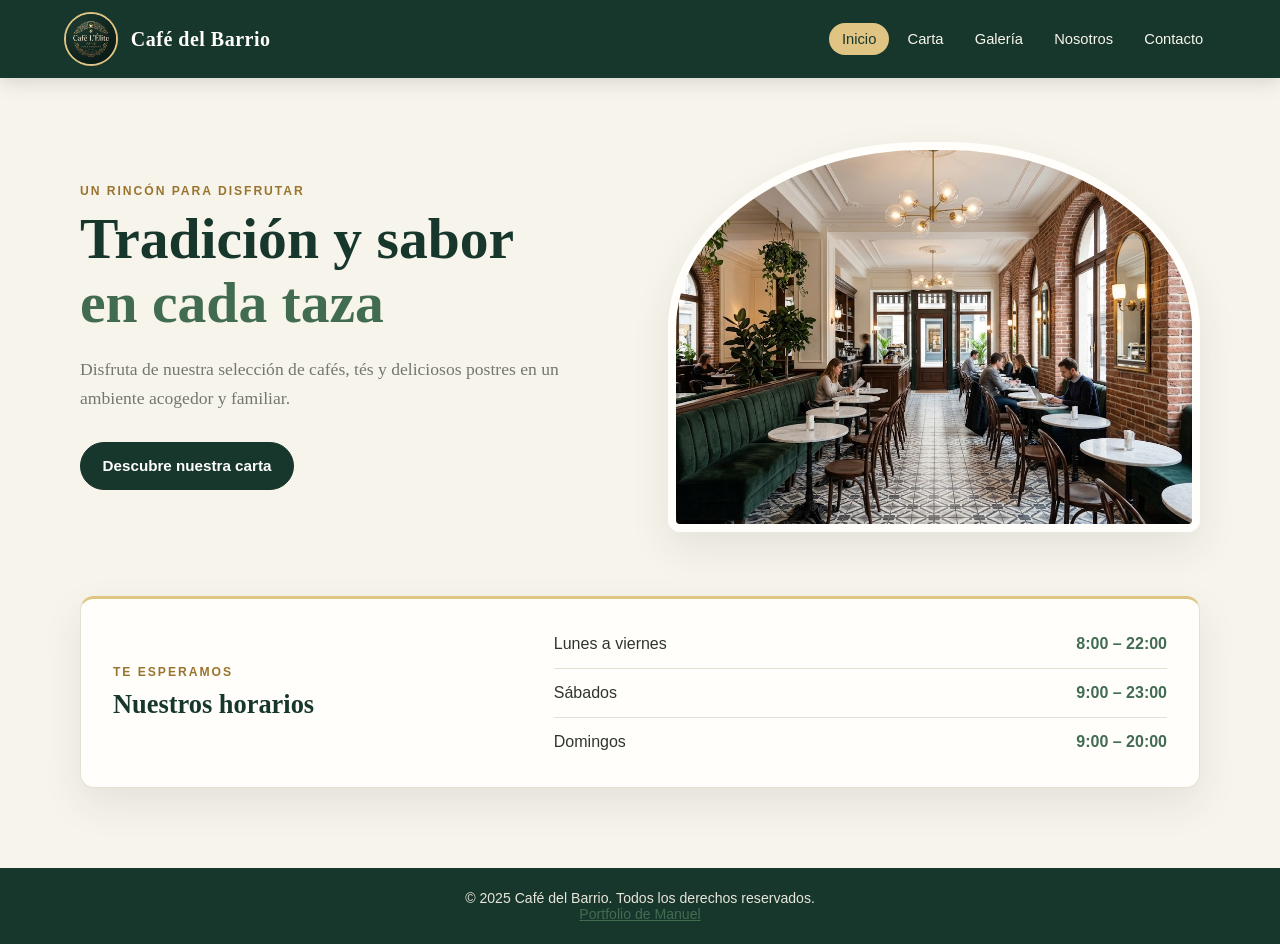
<file: proyectos/cafe del barrio/index.html>
<!doctype html>
<html lang="es">
  <head>
    <meta charset="UTF-8" />
    <meta name="viewport" content="width=device-width, initial-scale=1.0" />
    <title>Café del Barrio | Inicio</title>
    <link rel="stylesheet" href="style.css" />
  </head>
  <body class="page page-home">
    <header class="site-header">
      <a class="brand" href="index.html" aria-label="Café del Barrio, inicio">
        <img class="brand__logo" src="img/logo.jpg" alt="Logo del Café del Barrio" />
        <span class="brand__name">Café del Barrio</span>
      </a>
      <nav class="site-nav" aria-label="Navegación principal">
        <ul class="site-nav__list">
          <li>
            <a class="site-nav__link" href="index.html" aria-current="page">Inicio</a>
          </li>
          <li>
            <a class="site-nav__link" href="carta.html">Carta</a>
          </li>
          <li>
            <a class="site-nav__link" href="galeria.html">Galería</a>
          </li>
          <li>
            <a class="site-nav__link" href="nosotros.html">Nosotros</a>
          </li>
          <li>
            <a class="site-nav__link" href="contacto.html">Contacto</a>
          </li>
        </ul>
      </nav>
    </header>
    <main class="main-content">
      <section class="hero">
        <div class="hero__content">
          <p class="eyebrow">Un rincón para disfrutar</p>
          <h1 class="hero__title">Tradición y sabor <span>en cada taza</span></h1>
          <p class="hero__description">
            Disfruta de nuestra selección de cafés, tés y deliciosos postres en
            un ambiente acogedor y familiar.
          </p>
          <a class="button" href="carta.html">Descubre nuestra carta</a>
        </div>
        <img class="hero__image" src="img/interior.jpg" alt="Interior acogedor del Café del Barrio" />
      </section>
      <section class="hours-card">
        <div>
          <p class="eyebrow">Te esperamos</p>
          <h2 class="section-title">Nuestros horarios</h2>
        </div>
        <ul class="hours-list">
          <li><span>Lunes a viernes</span><time>8:00 – 22:00</time></li>
          <li><span>Sábados</span><time>9:00 – 23:00</time></li>
          <li><span>Domingos</span><time>9:00 – 20:00</time></li>
        </ul>
      </section>
    </main>

    <footer class="site-footer">
      <p>&copy; 2025 Café del Barrio. Todos los derechos reservados.</p>
      <p><a href="../../index.html">Portfolio de Manuel</a></p>
    </footer>
  </body>
</html>
</file>
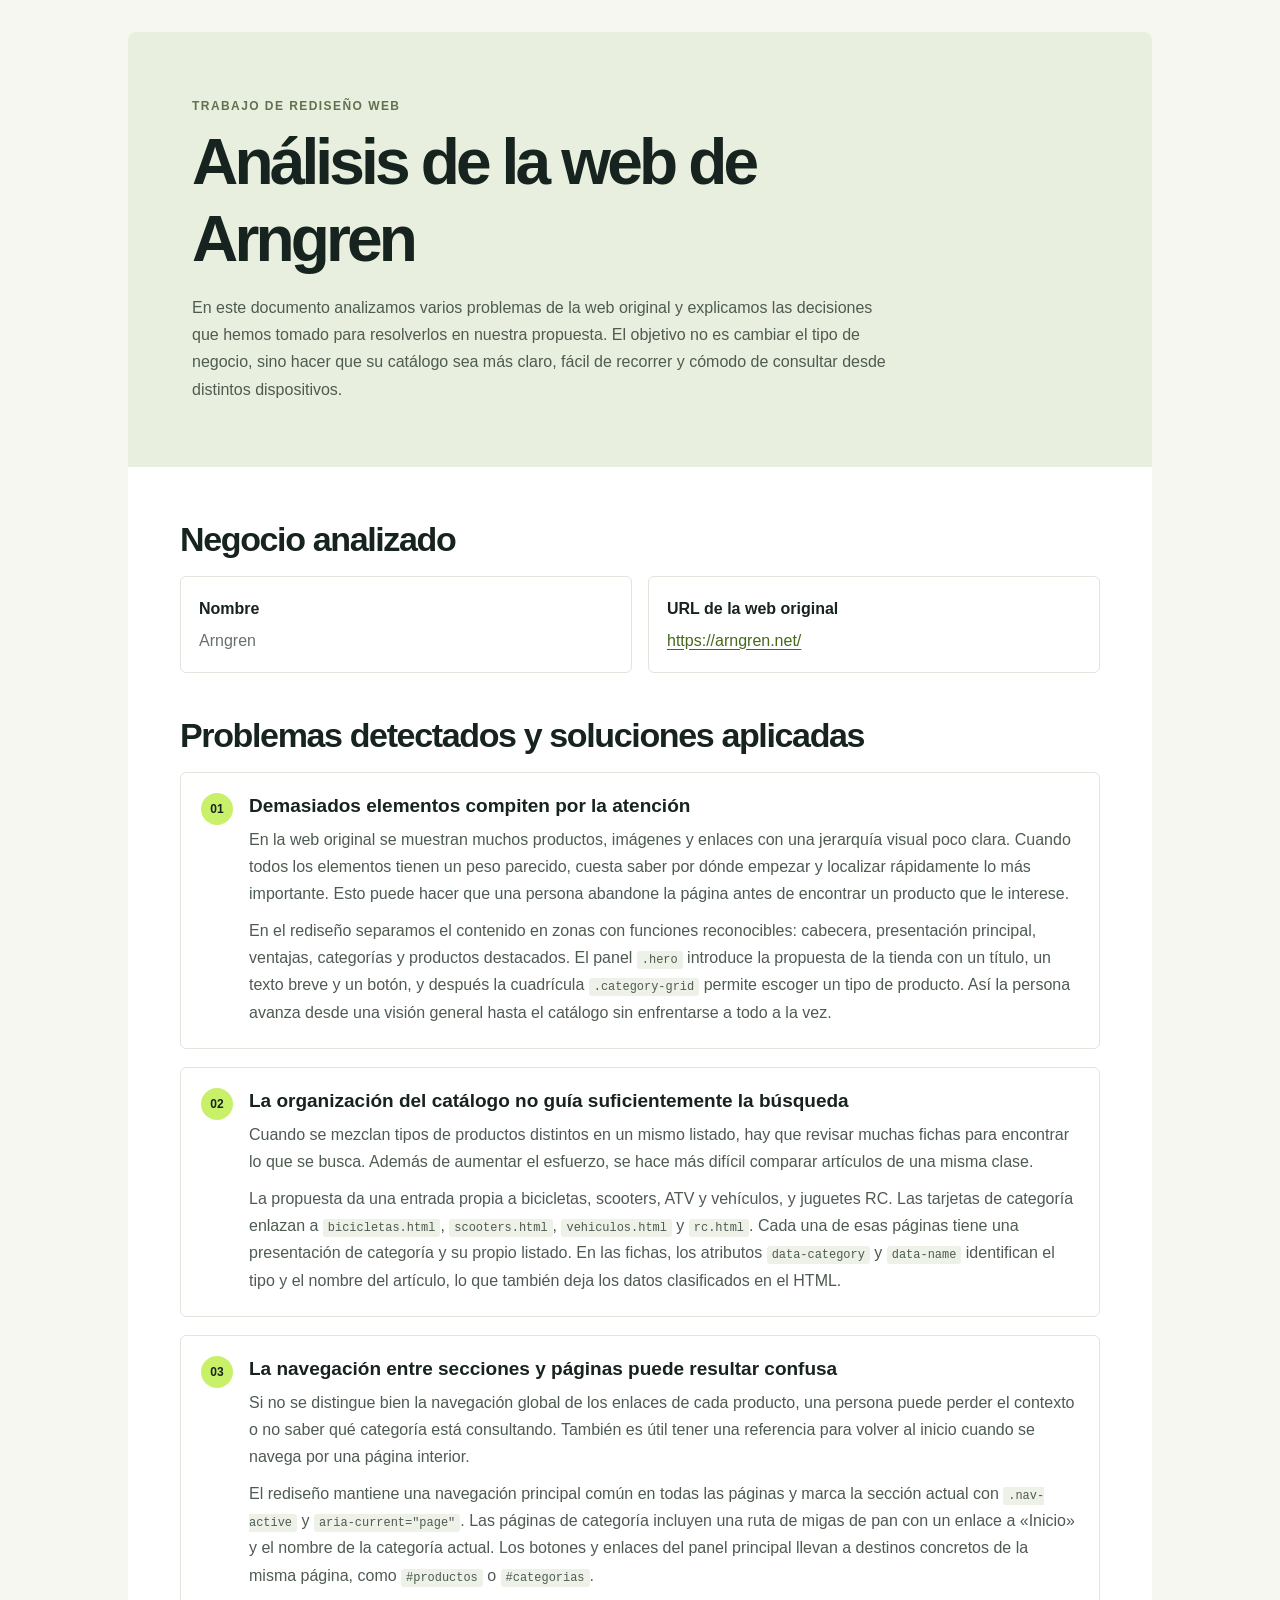
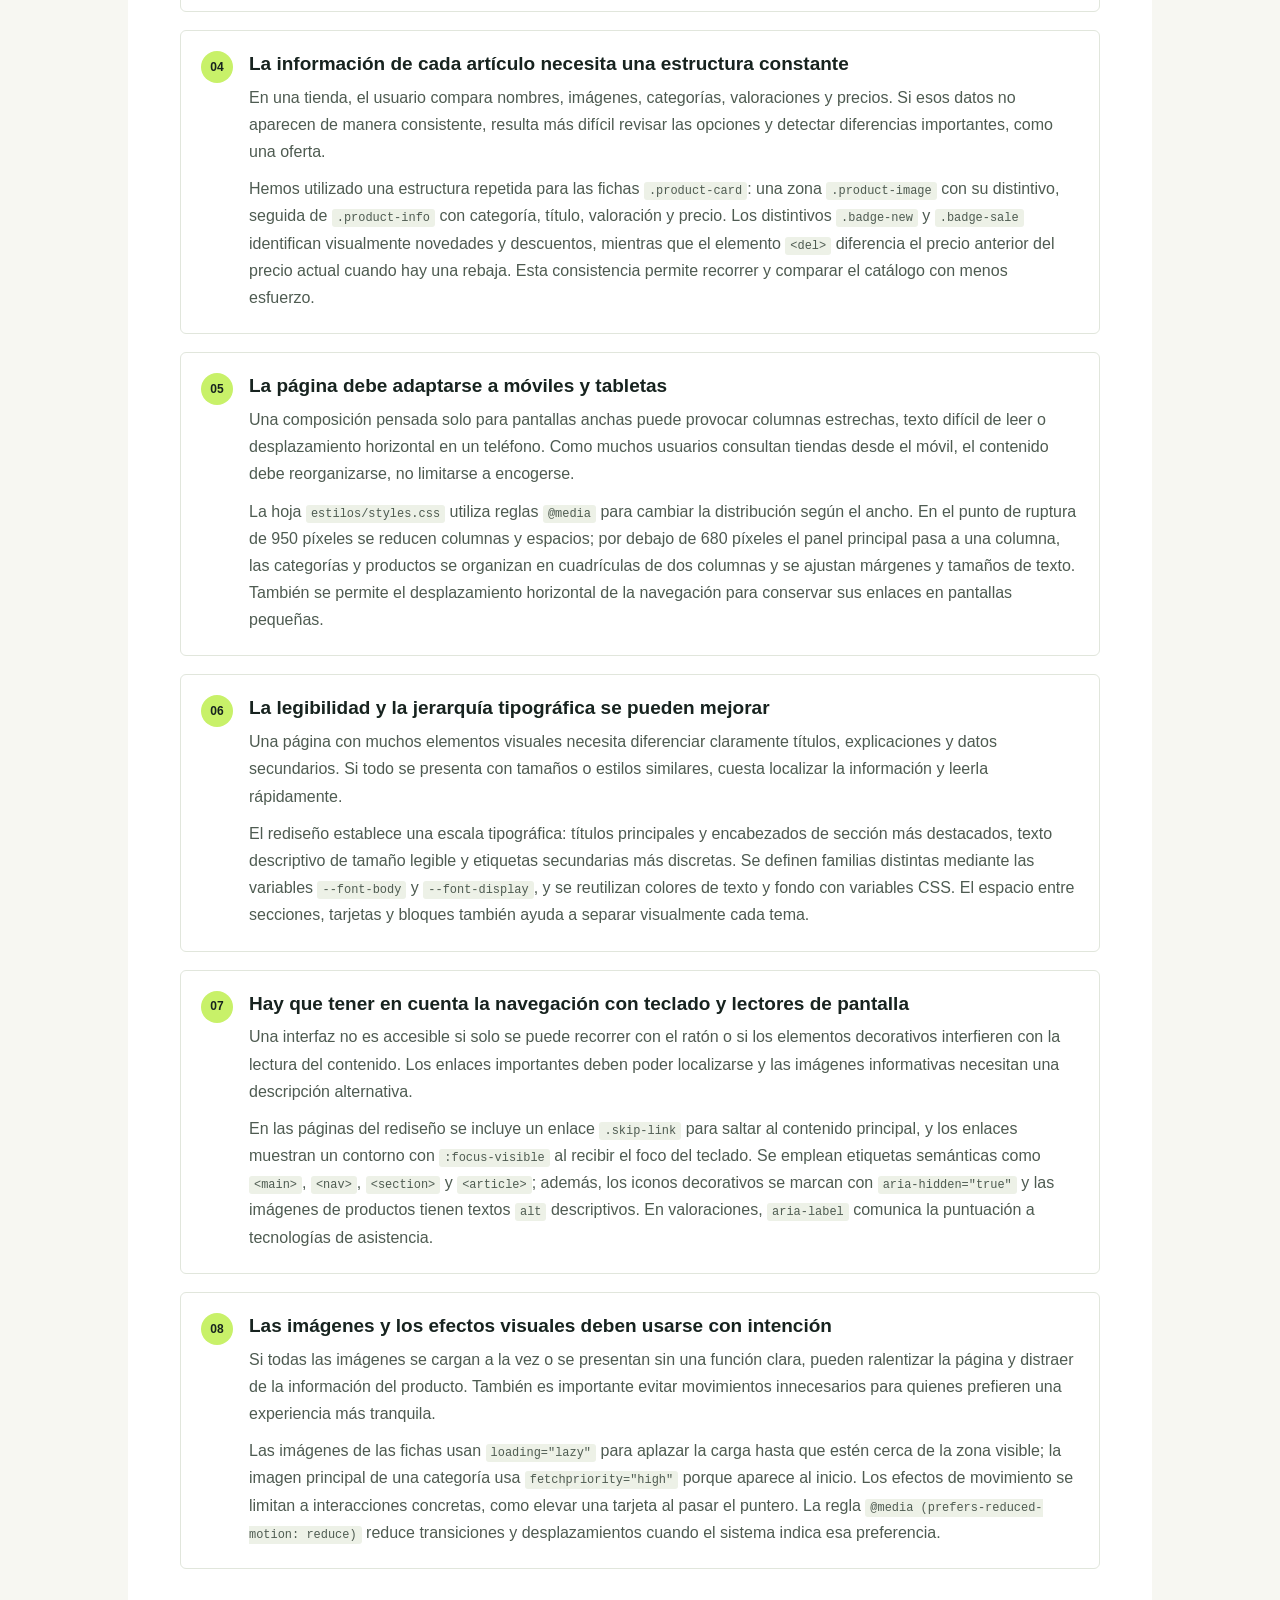
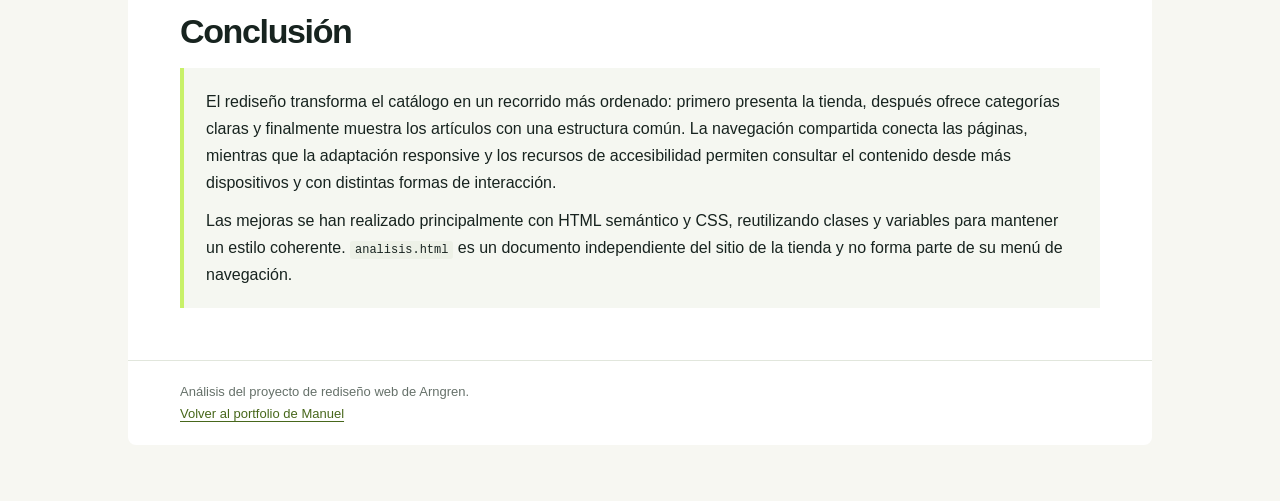
<file: proyectos/arngren/analisis.html>
<!DOCTYPE html>
<html lang="es">
<head>
    <meta charset="UTF-8">
    <meta name="viewport" content="width=device-width, initial-scale=1.0">
    <meta name="description" content="Análisis de la web original de Arngren y explicación de las decisiones aplicadas en su rediseño.">
    <title>Análisis del rediseño — Arngren</title>
    <style>
        :root {
            color-scheme: light;
            --ink: #17231f;
            --muted: #66716a;
            --paper: #f7f7f2;
            --white: #fff;
            --line: #e1e6dc;
            --green: #c8f169;
            --font-body: "DM Sans", Arial, sans-serif;
            --font-display: "Space Grotesk", "DM Sans", Arial, sans-serif;
        }

        html {
            scroll-behavior: smooth;
        }

        * {
            box-sizing: border-box;
        }

        body {
            max-width: 1080px;
            margin: 0 auto;
            padding: 32px 28px 56px;
            background: var(--paper);
            color: var(--ink);
            font-family: var(--font-body);
            line-height: 1.7;
        }

        a {
            color: #47671b;
            text-underline-offset: 3px;
        }

        a:focus-visible {
            outline: 3px solid #6b9d22;
            outline-offset: 3px;
        }

        header,
        main,
        footer {
            background: var(--white);
        }

        header {
            padding: clamp(28px, 6vw, 64px);
            border-radius: 8px 8px 0 0;
            background: #e9efdf;
        }

        .eyebrow {
            margin: 0 0 8px;
            color: #61714f;
            font-size: 12px;
            font-weight: 700;
            letter-spacing: .12em;
            text-transform: uppercase;
        }

        h1,
        h2,
        h3 {
            font-family: var(--font-display);
            line-height: 1.2;
        }

        h1 {
            max-width: 760px;
            margin: 0;
            font-size: clamp(36px, 7vw, 64px);
            letter-spacing: -.06em;
        }

        header > p:last-child {
            max-width: 700px;
            margin-bottom: 0;
            color: #4e5b51;
        }

        main {
            padding: clamp(24px, 5vw, 52px);
        }

        section + section {
            margin-top: 42px;
        }

        h2 {
            margin: 0 0 16px;
            font-size: clamp(25px, 4vw, 34px);
            letter-spacing: -.04em;
        }

        .business {
            display: grid;
            grid-template-columns: repeat(2, minmax(0, 1fr));
            gap: 16px;
        }

        .business div {
            padding: 18px;
            border: 1px solid var(--line);
            border-radius: 6px;
            overflow-wrap: anywhere;
        }

        .business strong,
        .business span {
            display: block;
        }

        .business strong {
            margin-bottom: 5px;
        }

        .business span {
            color: var(--muted);
        }

        .problem-list {
            display: grid;
            gap: 18px;
            padding: 0;
            list-style: none;
            counter-reset: problem;
        }

        .problem-list li {
            position: relative;
            padding: 22px 22px 22px 68px;
            border: 1px solid var(--line);
            border-radius: 6px;
            counter-increment: problem;
        }

        .problem-list li::before {
            position: absolute;
            top: 20px;
            left: 20px;
            display: grid;
            width: 32px;
            height: 32px;
            place-items: center;
            border-radius: 50%;
            background: var(--green);
            content: counter(problem, decimal-leading-zero);
            font-size: 12px;
            font-weight: 700;
        }

        .problem-list h3 {
            margin: 0 0 8px;
            font-size: 19px;
        }

        .problem-list p {
            margin: 0;
            color: #4e5b51;
        }

        .problem-list p + p {
            margin-top: 10px;
        }

        .implementation {
            padding: 20px 22px;
            border-left: 4px solid var(--green);
            background: #f5f7f1;
        }

        .implementation p {
            margin: 0;
        }

        .implementation p + p {
            margin-top: 10px;
        }

        code {
            padding: 2px 5px;
            border-radius: 3px;
            background: #edf1e7;
            font-size: .92em;
        }

        footer {
            padding: 20px clamp(24px, 5vw, 52px);
            border-top: 1px solid var(--line);
            border-radius: 0 0 8px 8px;
            color: var(--muted);
            font-size: 13px;
        }

        footer p {
            margin: 0;
        }

        @media (max-width: 600px) {
            body {
                padding: 14px 12px 28px;
            }

            .business {
                grid-template-columns: 1fr;
            }

            .problem-list li {
                padding: 62px 17px 18px;
            }

            .problem-list li::before {
                top: 16px;
                left: 17px;
            }
        }

        @media (prefers-reduced-motion: reduce) {
            html {
                scroll-behavior: auto;
            }
        }
    </style>
</head>
<body>
    <header>
        <p class="eyebrow">Trabajo de rediseño web</p>
        <h1>Análisis de la web de Arngren</h1>
        <p>En este documento analizamos varios problemas de la web original y explicamos las decisiones que hemos tomado para resolverlos en nuestra propuesta. El objetivo no es cambiar el tipo de negocio, sino hacer que su catálogo sea más claro, fácil de recorrer y cómodo de consultar desde distintos dispositivos.</p>
    </header>

    <main>
        <section aria-labelledby="business-title">
            <h2 id="business-title">Negocio analizado</h2>
            <div class="business">
                <div>
                    <strong>Nombre</strong>
                    <span>Arngren</span>
                </div>
                <div>
                    <strong>URL de la web original</strong>
                    <span><a href="https://arngren.net/">https://arngren.net/</a></span>
                </div>
            </div>
        </section>

        <section aria-labelledby="problems-title">
            <h2 id="problems-title">Problemas detectados y soluciones aplicadas</h2>
            <ol class="problem-list">
                <li>
                    <h3>Demasiados elementos compiten por la atención</h3>
                    <p>En la web original se muestran muchos productos, imágenes y enlaces con una jerarquía visual poco clara. Cuando todos los elementos tienen un peso parecido, cuesta saber por dónde empezar y localizar rápidamente lo más importante. Esto puede hacer que una persona abandone la página antes de encontrar un producto que le interese.</p>
                    <p>En el rediseño separamos el contenido en zonas con funciones reconocibles: cabecera, presentación principal, ventajas, categorías y productos destacados. El panel <code>.hero</code> introduce la propuesta de la tienda con un título, un texto breve y un botón, y después la cuadrícula <code>.category-grid</code> permite escoger un tipo de producto. Así la persona avanza desde una visión general hasta el catálogo sin enfrentarse a todo a la vez.</p>
                </li>
                <li>
                    <h3>La organización del catálogo no guía suficientemente la búsqueda</h3>
                    <p>Cuando se mezclan tipos de productos distintos en un mismo listado, hay que revisar muchas fichas para encontrar lo que se busca. Además de aumentar el esfuerzo, se hace más difícil comparar artículos de una misma clase.</p>
                    <p>La propuesta da una entrada propia a bicicletas, scooters, ATV y vehículos, y juguetes RC. Las tarjetas de categoría enlazan a <code>bicicletas.html</code>, <code>scooters.html</code>, <code>vehiculos.html</code> y <code>rc.html</code>. Cada una de esas páginas tiene una presentación de categoría y su propio listado. En las fichas, los atributos <code>data-category</code> y <code>data-name</code> identifican el tipo y el nombre del artículo, lo que también deja los datos clasificados en el HTML.</p>
                </li>
                <li>
                    <h3>La navegación entre secciones y páginas puede resultar confusa</h3>
                    <p>Si no se distingue bien la navegación global de los enlaces de cada producto, una persona puede perder el contexto o no saber qué categoría está consultando. También es útil tener una referencia para volver al inicio cuando se navega por una página interior.</p>
                    <p>El rediseño mantiene una navegación principal común en todas las páginas y marca la sección actual con <code>.nav-active</code> y <code>aria-current="page"</code>. Las páginas de categoría incluyen una ruta de migas de pan con un enlace a «Inicio» y el nombre de la categoría actual. Los botones y enlaces del panel principal llevan a destinos concretos de la misma página, como <code>#productos</code> o <code>#categorias</code>.</p>
                </li>
                <li>
                    <h3>La información de cada artículo necesita una estructura constante</h3>
                    <p>En una tienda, el usuario compara nombres, imágenes, categorías, valoraciones y precios. Si esos datos no aparecen de manera consistente, resulta más difícil revisar las opciones y detectar diferencias importantes, como una oferta.</p>
                    <p>Hemos utilizado una estructura repetida para las fichas <code>.product-card</code>: una zona <code>.product-image</code> con su distintivo, seguida de <code>.product-info</code> con categoría, título, valoración y precio. Los distintivos <code>.badge-new</code> y <code>.badge-sale</code> identifican visualmente novedades y descuentos, mientras que el elemento <code>&lt;del&gt;</code> diferencia el precio anterior del precio actual cuando hay una rebaja. Esta consistencia permite recorrer y comparar el catálogo con menos esfuerzo.</p>
                </li>
                <li>
                    <h3>La página debe adaptarse a móviles y tabletas</h3>
                    <p>Una composición pensada solo para pantallas anchas puede provocar columnas estrechas, texto difícil de leer o desplazamiento horizontal en un teléfono. Como muchos usuarios consultan tiendas desde el móvil, el contenido debe reorganizarse, no limitarse a encogerse.</p>
                    <p>La hoja <code>estilos/styles.css</code> utiliza reglas <code>@media</code> para cambiar la distribución según el ancho. En el punto de ruptura de 950 píxeles se reducen columnas y espacios; por debajo de 680 píxeles el panel principal pasa a una columna, las categorías y productos se organizan en cuadrículas de dos columnas y se ajustan márgenes y tamaños de texto. También se permite el desplazamiento horizontal de la navegación para conservar sus enlaces en pantallas pequeñas.</p>
                </li>
                <li>
                    <h3>La legibilidad y la jerarquía tipográfica se pueden mejorar</h3>
                    <p>Una página con muchos elementos visuales necesita diferenciar claramente títulos, explicaciones y datos secundarios. Si todo se presenta con tamaños o estilos similares, cuesta localizar la información y leerla rápidamente.</p>
                    <p>El rediseño establece una escala tipográfica: títulos principales y encabezados de sección más destacados, texto descriptivo de tamaño legible y etiquetas secundarias más discretas. Se definen familias distintas mediante las variables <code>--font-body</code> y <code>--font-display</code>, y se reutilizan colores de texto y fondo con variables CSS. El espacio entre secciones, tarjetas y bloques también ayuda a separar visualmente cada tema.</p>
                </li>
                <li>
                    <h3>Hay que tener en cuenta la navegación con teclado y lectores de pantalla</h3>
                    <p>Una interfaz no es accesible si solo se puede recorrer con el ratón o si los elementos decorativos interfieren con la lectura del contenido. Los enlaces importantes deben poder localizarse y las imágenes informativas necesitan una descripción alternativa.</p>
                    <p>En las páginas del rediseño se incluye un enlace <code>.skip-link</code> para saltar al contenido principal, y los enlaces muestran un contorno con <code>:focus-visible</code> al recibir el foco del teclado. Se emplean etiquetas semánticas como <code>&lt;main&gt;</code>, <code>&lt;nav&gt;</code>, <code>&lt;section&gt;</code> y <code>&lt;article&gt;</code>; además, los iconos decorativos se marcan con <code>aria-hidden="true"</code> y las imágenes de productos tienen textos <code>alt</code> descriptivos. En valoraciones, <code>aria-label</code> comunica la puntuación a tecnologías de asistencia.</p>
                </li>
                <li>
                    <h3>Las imágenes y los efectos visuales deben usarse con intención</h3>
                    <p>Si todas las imágenes se cargan a la vez o se presentan sin una función clara, pueden ralentizar la página y distraer de la información del producto. También es importante evitar movimientos innecesarios para quienes prefieren una experiencia más tranquila.</p>
                    <p>Las imágenes de las fichas usan <code>loading="lazy"</code> para aplazar la carga hasta que estén cerca de la zona visible; la imagen principal de una categoría usa <code>fetchpriority="high"</code> porque aparece al inicio. Los efectos de movimiento se limitan a interacciones concretas, como elevar una tarjeta al pasar el puntero. La regla <code>@media (prefers-reduced-motion: reduce)</code> reduce transiciones y desplazamientos cuando el sistema indica esa preferencia.</p>
                </li>
            </ol>
        </section>

        <section aria-labelledby="summary-title">
            <h2 id="summary-title">Conclusión</h2>
            <div class="implementation">
                <p>El rediseño transforma el catálogo en un recorrido más ordenado: primero presenta la tienda, después ofrece categorías claras y finalmente muestra los artículos con una estructura común. La navegación compartida conecta las páginas, mientras que la adaptación responsive y los recursos de accesibilidad permiten consultar el contenido desde más dispositivos y con distintas formas de interacción.</p>
                <p>Las mejoras se han realizado principalmente con HTML semántico y CSS, reutilizando clases y variables para mantener un estilo coherente. <code>analisis.html</code> es un documento independiente del sitio de la tienda y no forma parte de su menú de navegación.</p>
            </div>
        </section>
    </main>

    <footer>
        <p>Análisis del proyecto de rediseño web de Arngren.</p>
        <p><a href="../../index.html">Volver al portfolio de Manuel</a></p>
    </footer>
</body>
</html>
</file>
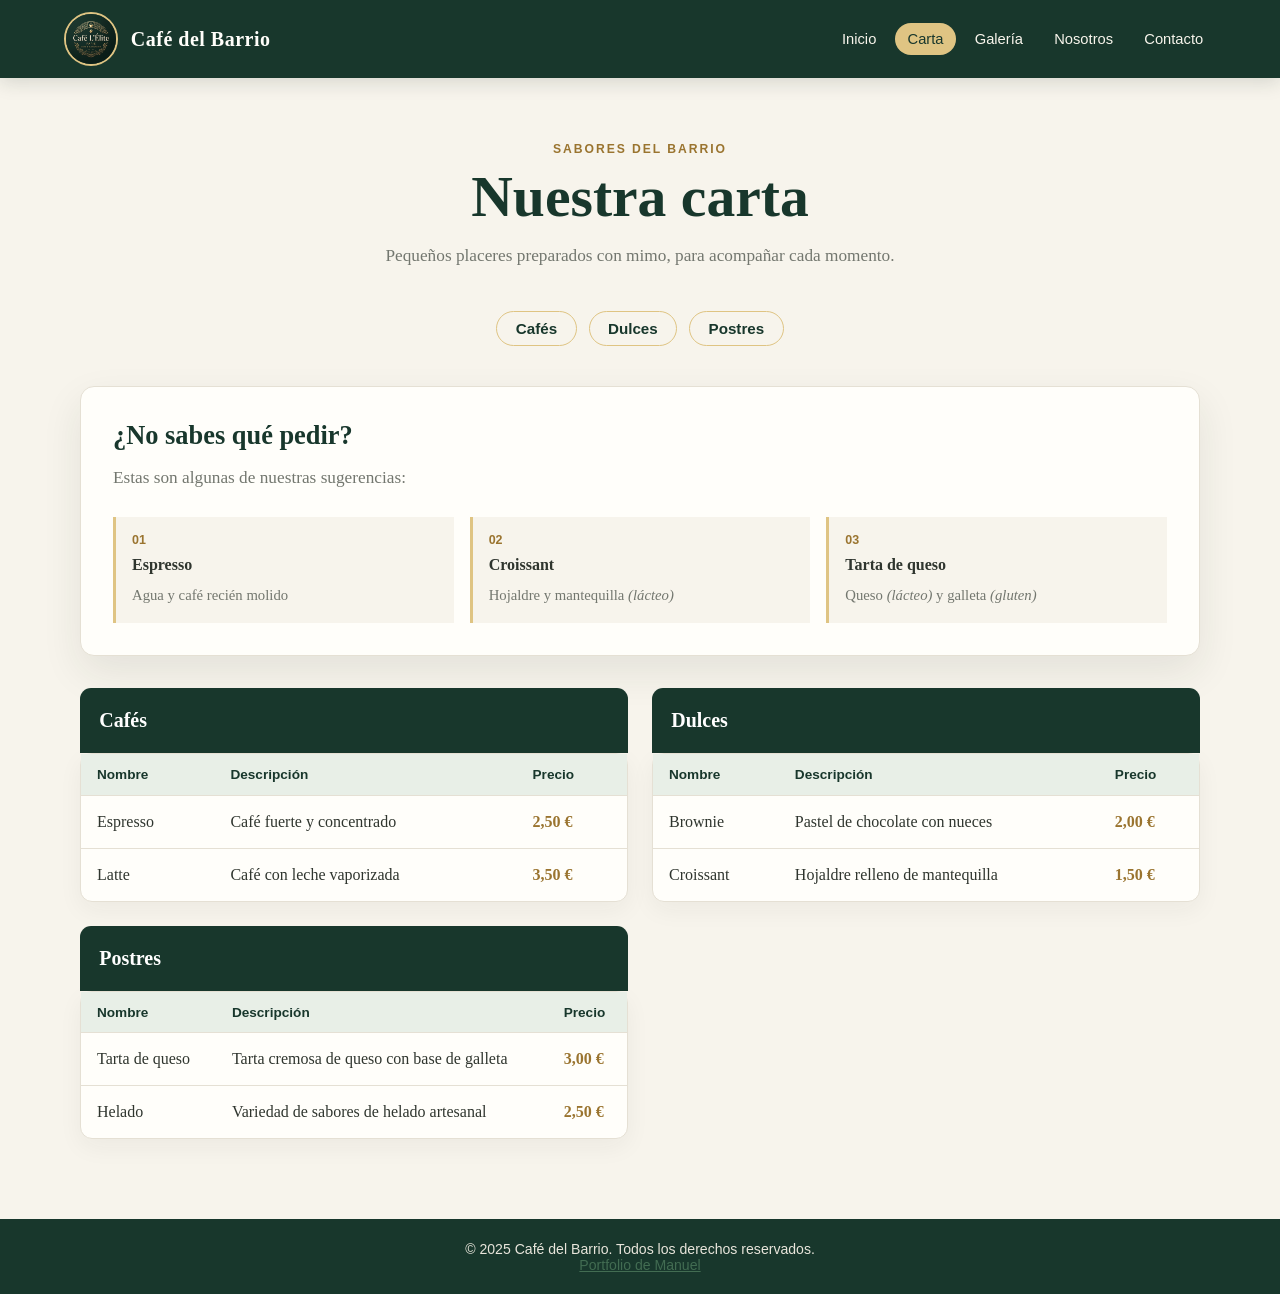
<file: proyectos/cafe del barrio/carta.html>
<!doctype html>
<html lang="es">
  <head>
    <meta charset="UTF-8" />
    <meta name="viewport" content="width=device-width, initial-scale=1.0" />
    <title>Café del Barrio | Carta</title>
    <link rel="stylesheet" href="style.css" />
  </head>
  <body class="page page-menu">
    <header class="site-header">
      <a class="brand" href="index.html" aria-label="Café del Barrio, inicio">
        <img class="brand__logo" src="img/logo.jpg" alt="Logo del Café del Barrio" />
        <span class="brand__name">Café del Barrio</span>
      </a>
      <nav class="site-nav" aria-label="Navegación principal">
        <ul class="site-nav__list">
          <li>
            <a class="site-nav__link" href="index.html">Inicio</a>
          </li>
          <li>
            <a class="site-nav__link" href="carta.html" aria-current="page">Carta</a>
          </li>
          <li>
            <a class="site-nav__link" href="galeria.html">Galería</a>
          </li>
          <li>
            <a class="site-nav__link" href="nosotros.html">Nosotros</a>
          </li>
          <li>
            <a class="site-nav__link" href="contacto.html">Contacto</a>
          </li>
        </ul>
      </nav>
    </header>

    <main class="main-content">
      <header class="page-heading">
        <p class="eyebrow">Sabores del barrio</p>
        <h1 class="page-title">Nuestra carta</h1>
        <p class="page-intro">Pequeños placeres preparados con mimo, para acompañar cada momento.</p>
      </header>
      <nav class="menu-nav" aria-label="Secciones de la carta">
        <a class="menu-nav__link" href="#cafes">Cafés</a>
        <a class="menu-nav__link" href="#dulces">Dulces</a>
        <a class="menu-nav__link" href="#postres">Postres</a>
      </nav>
      <section class="suggestions">
        <h2 class="section-title">¿No sabes qué pedir?</h2>
        <p class="section-intro">Estas son algunas de nuestras sugerencias:</p>
        <ol class="suggestion-list">
          <li><strong>Espresso</strong><span>Agua y café recién molido</span></li>
          <li><strong>Croissant</strong><span>Hojaldre y mantequilla <em>(lácteo)</em></span></li>
          <li><strong>Tarta de queso</strong><span>Queso <em>(lácteo)</em> y galleta <em>(gluten)</em></span></li>
        </ol>
      </section>
      <div class="menu-tables">
        <table class="menu-table" id="cafes">
          <caption>Cafés</caption>
          <thead><tr><th scope="col">Nombre</th><th scope="col">Descripción</th><th scope="col">Precio</th></tr></thead>
          <tbody>
            <tr><td>Espresso</td><td>Café fuerte y concentrado</td><td>2,50 €</td></tr>
            <tr><td>Latte</td><td>Café con leche vaporizada</td><td>3,50 €</td></tr>
          </tbody>
        </table>
        <table class="menu-table" id="dulces">
          <caption>Dulces</caption>
          <thead><tr><th scope="col">Nombre</th><th scope="col">Descripción</th><th scope="col">Precio</th></tr></thead>
          <tbody>
            <tr><td>Brownie</td><td>Pastel de chocolate con nueces</td><td>2,00 €</td></tr>
            <tr><td>Croissant</td><td>Hojaldre relleno de mantequilla</td><td>1,50 €</td></tr>
          </tbody>
        </table>
        <table class="menu-table" id="postres">
          <caption>Postres</caption>
          <thead><tr><th scope="col">Nombre</th><th scope="col">Descripción</th><th scope="col">Precio</th></tr></thead>
          <tbody>
            <tr><td>Tarta de queso</td><td>Tarta cremosa de queso con base de galleta</td><td>3,00 €</td></tr>
            <tr><td>Helado</td><td>Variedad de sabores de helado artesanal</td><td>2,50 €</td></tr>
          </tbody>
        </table>
      </div>
    </main>
    <footer class="site-footer">
      <p>&copy; 2025 Café del Barrio. Todos los derechos reservados.</p>
      <p><a href="../../index.html">Portfolio de Manuel</a></p>
    </footer>
  </body>
</html>
</file>
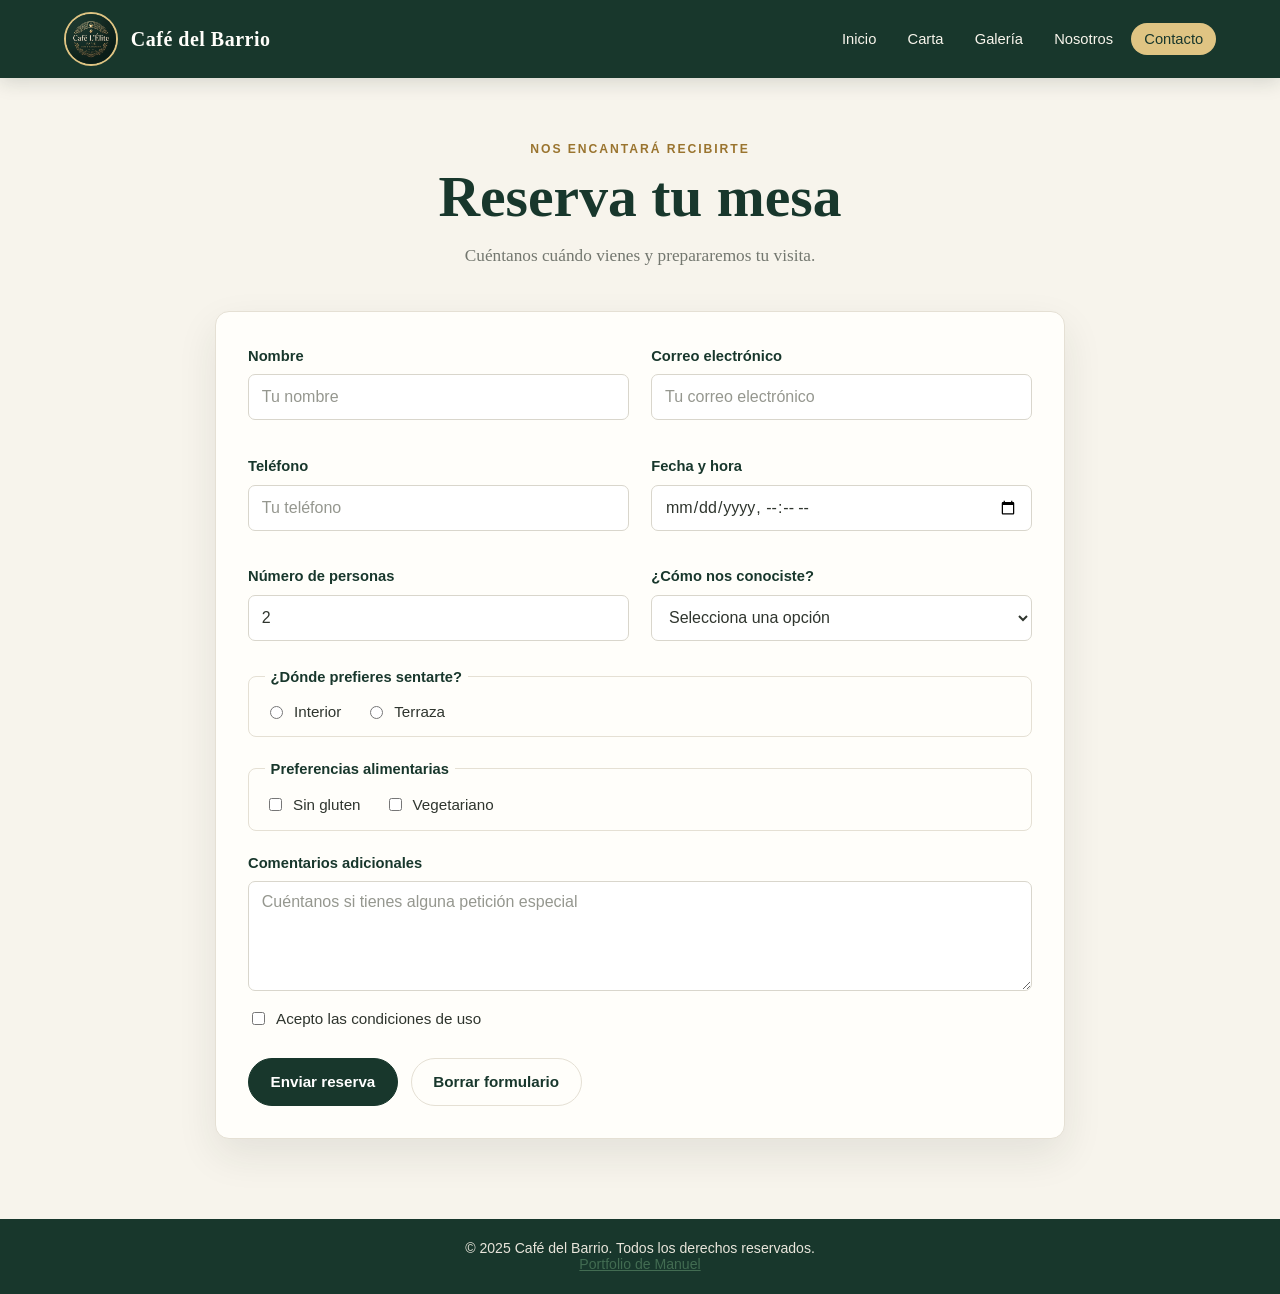
<file: proyectos/cafe del barrio/contacto.html>
<!doctype html>
<html lang="es">
  <head>
    <meta charset="UTF-8" />
    <meta name="viewport" content="width=device-width, initial-scale=1.0" />
    <title>Café del Barrio | Reservas</title>
    <link rel="stylesheet" href="style.css" />
  </head>
  <body class="page page-contact">
    <header class="site-header">
      <a class="brand" href="index.html" aria-label="Café del Barrio, inicio">
        <img class="brand__logo" src="img/logo.jpg" alt="Logo del Café del Barrio" />
        <span class="brand__name">Café del Barrio</span>
      </a>
      <nav class="site-nav" aria-label="Navegación principal">
        <ul class="site-nav__list">
          <li>
            <a class="site-nav__link" href="index.html">Inicio</a>
          </li>
          <li>
            <a class="site-nav__link" href="carta.html">Carta</a>
          </li>
          <li>
            <a class="site-nav__link" href="galeria.html">Galería</a>
          </li>
          <li>
            <a class="site-nav__link" href="nosotros.html">Nosotros</a>
          </li>
          <li>
            <a class="site-nav__link" href="contacto.html" aria-current="page">Contacto</a>
          </li>
        </ul>
      </nav>
    </header>

    <main class="main-content">
      <header class="page-heading">
        <p class="eyebrow">Nos encantará recibirte</p>
        <h1 class="page-title">Reserva tu mesa</h1>
        <p class="page-intro">Cuéntanos cuándo vienes y prepararemos tu visita.</p>
      </header>
      <form class="reservation-form" action="#" method="post">
        <div class="form-grid">
          <div class="form-field">
            <label for="nombre">Nombre</label>
            <input type="text" id="nombre" name="nombre" placeholder="Tu nombre" autocomplete="name" required />
          </div>
          <div class="form-field">
            <label for="email">Correo electrónico</label>
            <input type="email" id="email" name="email" placeholder="Tu correo electrónico" autocomplete="email" required />
          </div>
          <div class="form-field">
            <label for="telefono">Teléfono</label>
            <input type="tel" id="telefono" name="telefono" placeholder="Tu teléfono" autocomplete="tel" required />
          </div>
          <div class="form-field">
            <label for="fecha">Fecha y hora</label>
            <input type="datetime-local" id="fecha" name="fecha" required />
          </div>
          <div class="form-field">
            <label for="n_personas">Número de personas</label>
            <input type="number" id="n_personas" name="n_personas" min="1" max="20" value="2" required />
          </div>
          <div class="form-field">
            <label for="conociste">¿Cómo nos conociste?</label>
            <select id="conociste" name="conociste" required>
              <option value="">Selecciona una opción</option>
              <option value="amigo">Por un amigo</option>
              <option value="redes_sociales">Por redes sociales</option>
              <option value="anuncio">Por un anuncio</option>
            </select>
          </div>
        </div>
        <fieldset class="form-options">
          <legend>¿Dónde prefieres sentarte?</legend>
          <label class="choice"><input type="radio" name="zona" value="interior" required /> Interior</label>
          <label class="choice"><input type="radio" name="zona" value="terraza" /> Terraza</label>
        </fieldset>
        <fieldset class="form-options">
          <legend>Preferencias alimentarias</legend>
          <label class="choice"><input type="checkbox" name="preferencias" value="sin_gluten" /> Sin gluten</label>
          <label class="choice"><input type="checkbox" name="preferencias" value="vegetariano" /> Vegetariano</label>
        </fieldset>
        <div class="form-field">
          <label for="comentarios">Comentarios adicionales</label>
          <textarea id="comentarios" name="comentarios" rows="4" placeholder="Cuéntanos si tienes alguna petición especial"></textarea>
        </div>
        <label class="choice consent">
          <input type="checkbox" id="condiciones" name="condiciones" required />
          Acepto las condiciones de uso
        </label>
        <div class="form-actions">
          <button class="button" type="submit">Enviar reserva</button>
          <button class="button button--secondary" type="reset">Borrar formulario</button>
        </div>
      </form>
    </main>
    <footer class="site-footer">
      <p>&copy; 2025 Café del Barrio. Todos los derechos reservados.</p>
      <p><a href="../../index.html">Portfolio de Manuel</a></p>
    </footer>
  </body>
</html>
</file>
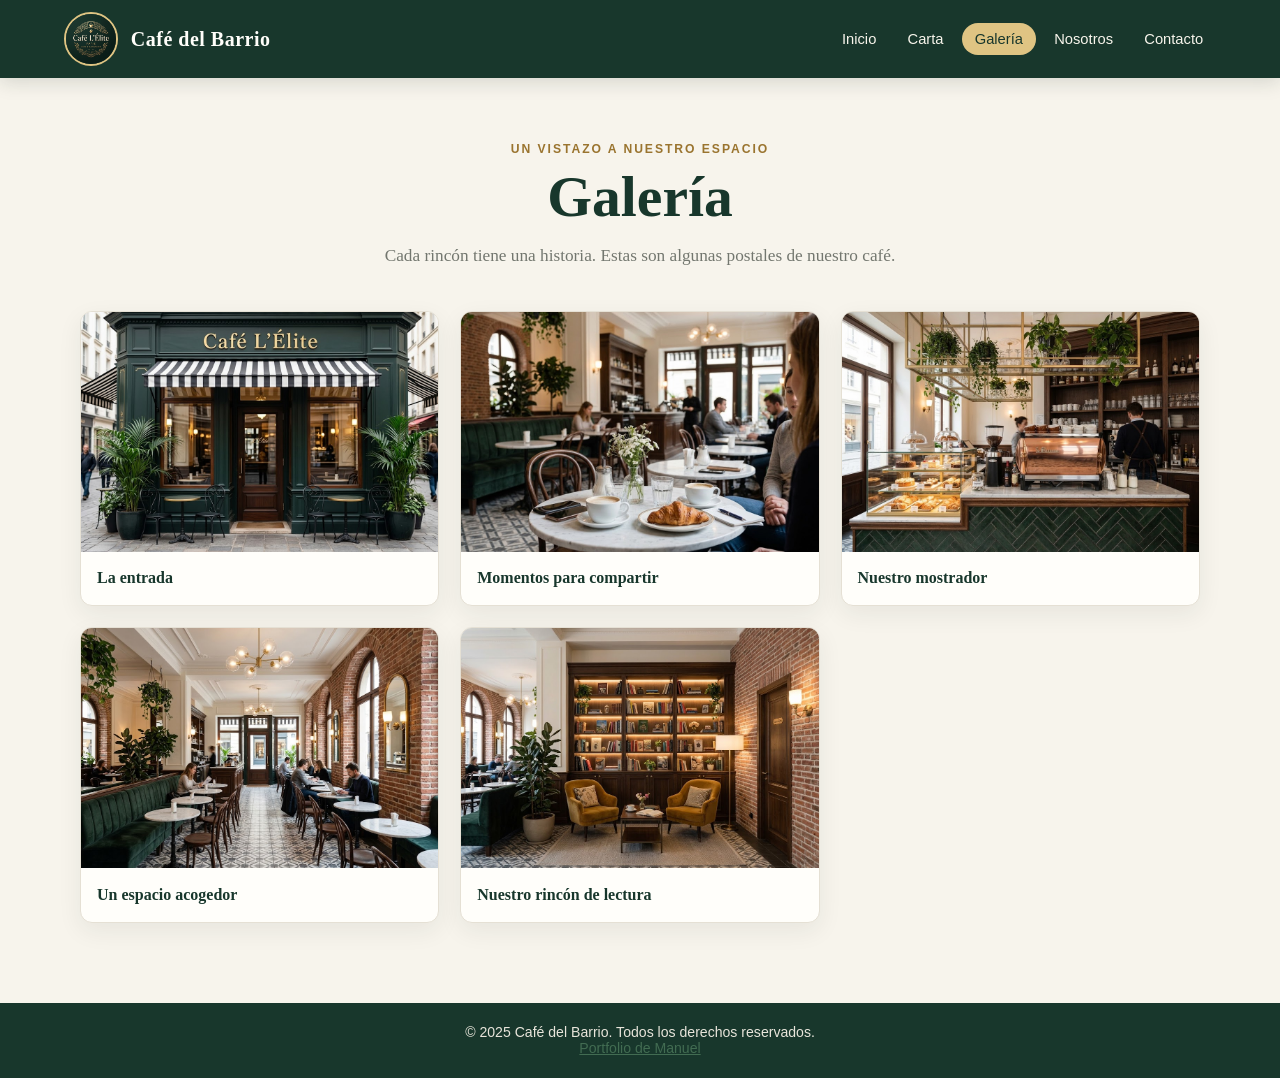
<file: proyectos/cafe del barrio/galeria.html>
<!doctype html>
<html lang="es">
  <head>
    <meta charset="UTF-8" />
    <meta name="viewport" content="width=device-width, initial-scale=1.0" />
    <title>Café del Barrio | Galería</title>
    <link rel="stylesheet" href="style.css" />
  </head>
  <body class="page page-gallery">
    <header class="site-header">
      <a class="brand" href="index.html" aria-label="Café del Barrio, inicio">
        <img class="brand__logo" src="img/logo.jpg" alt="Logo del Café del Barrio" />
        <span class="brand__name">Café del Barrio</span>
      </a>
      <nav class="site-nav" aria-label="Navegación principal">
        <ul class="site-nav__list">
          <li>
            <a class="site-nav__link" href="index.html">Inicio</a>
          </li>
          <li>
            <a class="site-nav__link" href="carta.html">Carta</a>
          </li>
          <li>
            <a class="site-nav__link" href="galeria.html" aria-current="page">Galería</a>
          </li>
          <li>
            <a class="site-nav__link" href="nosotros.html">Nosotros</a>
          </li>
          <li>
            <a class="site-nav__link" href="contacto.html">Contacto</a>
          </li>
        </ul>
      </nav>
    </header>
    <main class="main-content">
      <header class="page-heading">
        <p class="eyebrow">Un vistazo a nuestro espacio</p>
        <h1 class="page-title">Galería</h1>
        <p class="page-intro">Cada rincón tiene una historia. Estas son algunas postales de nuestro café.</p>
      </header>
      <section class="gallery-grid" aria-label="Imágenes del Café del Barrio">
        <figure class="gallery-card">
          <a href="img/entrada.jpg" target="_blank" rel="noopener noreferrer"><img src="img/entrada.jpg" alt="Entrada del Café del Barrio" /></a>
          <figcaption>La entrada</figcaption>
        </figure>
        <figure class="gallery-card">
          <a href="img/comensales.jpg" target="_blank" rel="noopener noreferrer"><img src="img/comensales.jpg" alt="Comensales disfrutando en el café" /></a>
          <figcaption>Momentos para compartir</figcaption>
        </figure>
        <figure class="gallery-card">
          <a href="img/mostrador.jpg" target="_blank" rel="noopener noreferrer"><img src="img/mostrador.jpg" alt="Mostrador del café" /></a>
          <figcaption>Nuestro mostrador</figcaption>
        </figure>
        <figure class="gallery-card">
          <a href="img/interior.jpg" target="_blank" rel="noopener noreferrer"><img src="img/interior.jpg" alt="Interior acogedor del café" /></a>
          <figcaption>Un espacio acogedor</figcaption>
        </figure>
        <figure class="gallery-card">
          <a href="img/rincon-lectura.jpg" target="_blank" rel="noopener noreferrer"><img src="img/rincon-lectura.jpg" alt="Rincón de lectura del café" /></a>
          <figcaption>Nuestro rincón de lectura</figcaption>
        </figure>
      </section>
    </main>
    <footer class="site-footer">
      <p>&copy; 2025 Café del Barrio. Todos los derechos reservados.</p>
      <p><a href="../../index.html">Portfolio de Manuel</a></p>
    </footer>
  </body>
</html>
</file>
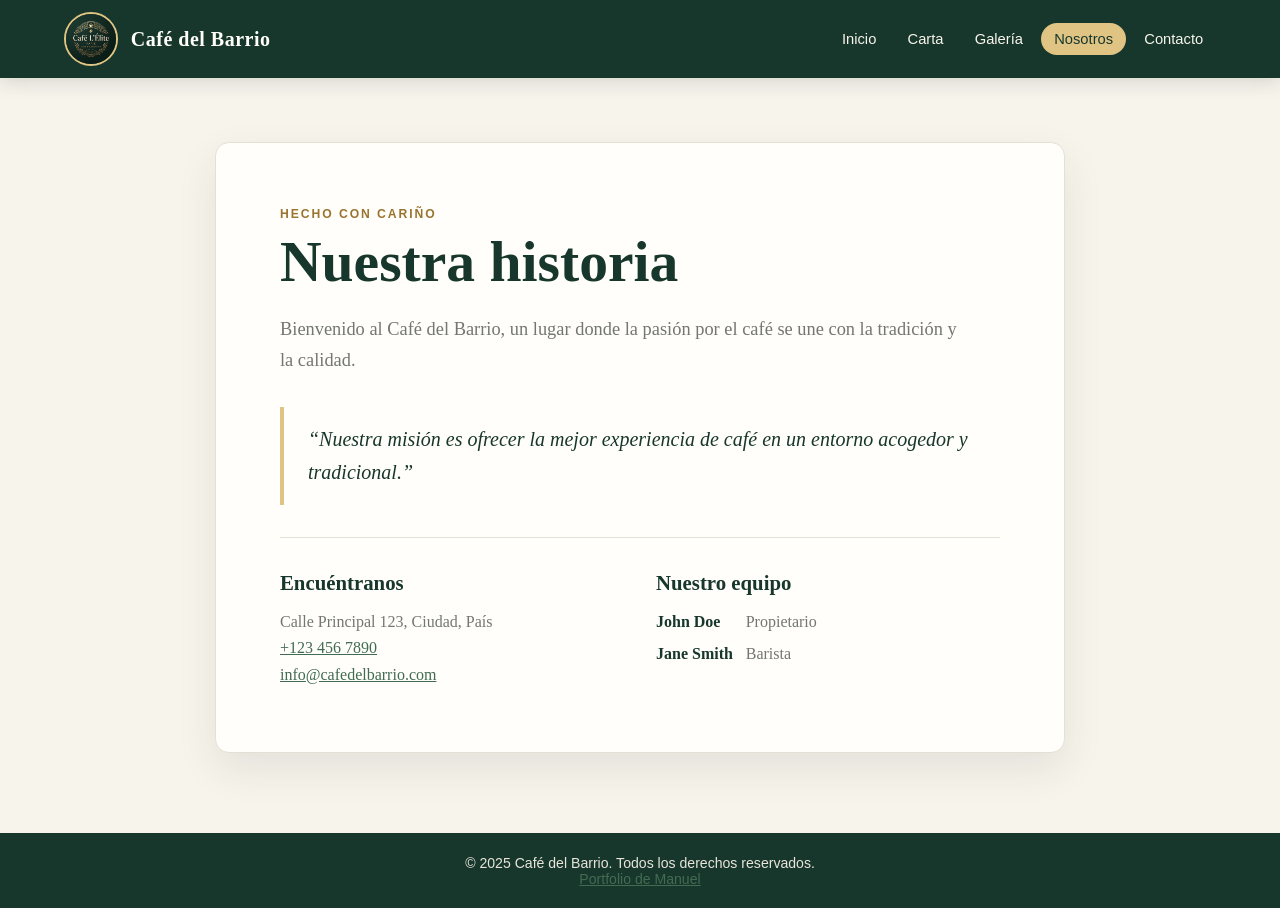
<file: proyectos/cafe del barrio/nosotros.html>
<!doctype html>
<html lang="es">
  <head>
    <meta charset="UTF-8" />
    <meta name="viewport" content="width=device-width, initial-scale=1.0" />
    <title>Café del Barrio | Nosotros</title>
    <link rel="stylesheet" href="style.css" />
  </head>
  <body class="page page-about">
    <header class="site-header">
      <a class="brand" href="index.html" aria-label="Café del Barrio, inicio">
        <img class="brand__logo" src="img/logo.jpg" alt="Logo del Café del Barrio" />
        <span class="brand__name">Café del Barrio</span>
      </a>
      <nav class="site-nav" aria-label="Navegación principal">
        <ul class="site-nav__list">
          <li>
            <a class="site-nav__link" href="index.html">Inicio</a>
          </li>
          <li>
            <a class="site-nav__link" href="carta.html">Carta</a>
          </li>
          <li>
            <a class="site-nav__link" href="galeria.html">Galería</a>
          </li>
          <li>
            <a class="site-nav__link" href="nosotros.html" aria-current="page">Nosotros</a>
          </li>
          <li>
            <a class="site-nav__link" href="contacto.html">Contacto</a>
          </li>
        </ul>
      </nav>
    </header>

    <main class="main-content">
      <article class="story-card">
        <p class="eyebrow">Hecho con cariño</p>
        <h1 class="page-title">Nuestra historia</h1>
        <p class="story-card__lead">
          Bienvenido al Café del Barrio, un lugar donde la pasión por el café se
          une con la tradición y la calidad.
        </p>
        <blockquote class="story-quote">
          <p>“Nuestra misión es ofrecer la mejor experiencia de café en un entorno acogedor y tradicional.”</p>
        </blockquote>
        <div class="about-details">
          <section class="about-details__section">
            <h2 class="section-title">Encuéntranos</h2>
            <address class="contact-address">
              Calle Principal 123, Ciudad, País<br />
              <a href="tel:+1234567890">+123 456 7890</a><br />
              <a href="mailto:info@cafedelbarrio.com">info@cafedelbarrio.com</a>
            </address>
          </section>
          <section class="about-details__section">
            <h2 class="section-title">Nuestro equipo</h2>
            <dl class="team-list">
              <dt>John Doe</dt><dd>Propietario</dd>
              <dt>Jane Smith</dt><dd>Barista</dd>
            </dl>
          </section>
        </div>
      </article>
    </main>
    <footer class="site-footer">
      <p>&copy; 2025 Café del Barrio. Todos los derechos reservados.</p>
      <p><a href="../../index.html">Portfolio de Manuel</a></p>
    </footer>
  </body>
</html>
</file>
<file: proyectos/cafe del barrio/style.css>
:root {
  --green-dark: #18372c;
  --green: #426c52;
  --green-pale: #e8efe7;
  --gold: #c19a50;
  --gold-light: #dfc483;
  --cream: #f7f4ec;
  --paper: #fffefa;
  --ink: #2f352e;
  --muted: #73776f;
  --line: #e5e0d4;
  --shadow: 0 16px 40px rgb(32 49 37 / 9%);
}

* {
  box-sizing: border-box;
}

html {
  scroll-behavior: smooth;
}

body {
  min-width: 320px;
  min-height: 100vh;
  margin: 0;
  display: flex;
  flex-direction: column;
  background: var(--cream);
  color: var(--ink);
  font-family: Georgia, "Times New Roman", serif;
  line-height: 1.65;
}

a {
  color: var(--green);
}

a:focus-visible,
button:focus-visible,
input:focus-visible,
select:focus-visible,
textarea:focus-visible {
  outline: 3px solid var(--gold-light);
  outline-offset: 3px;
}

.site-header {
  display: flex;
  align-items: center;
  justify-content: space-between;
  gap: 2rem;
  padding: 0.75rem max(5vw, calc((100% - 1180px) / 2));
  background: var(--green-dark);
  box-shadow: 0 4px 18px rgb(20 38 28 / 15%);
}

.brand {
  display: inline-flex;
  align-items: center;
  gap: 0.8rem;
  color: var(--paper);
  text-decoration: none;
}

.brand__logo {
  width: 54px;
  height: 54px;
  border: 2px solid var(--gold-light);
  border-radius: 50%;
  object-fit: cover;
}

.brand__name {
  font-size: 1.25rem;
  font-weight: 700;
  letter-spacing: 0.025em;
}

.site-nav__list {
  display: flex;
  flex-wrap: wrap;
  align-items: center;
  gap: 0.35rem;
  margin: 0;
  padding: 0;
  list-style: none;
}

.site-nav__link {
  display: block;
  padding: 0.5rem 0.8rem;
  border-radius: 999px;
  color: #f8f5ec;
  font: 0.92rem Arial, sans-serif;
  text-decoration: none;
  transition: background-color 160ms ease, color 160ms ease;
}

.site-nav__link:hover,
.site-nav__link[aria-current="page"] {
  background: var(--gold-light);
  color: var(--green-dark);
}

.main-content {
  width: min(1120px, calc(100% - 3rem));
  margin: 0 auto;
  padding: 4rem 0 5rem;
  flex: 1;
}

.eyebrow {
  margin: 0 0 0.55rem;
  color: #9a742f;
  font: 700 0.76rem Arial, sans-serif;
  letter-spacing: 0.16em;
  text-transform: uppercase;
}

.page-heading {
  max-width: 680px;
  margin: 0 auto 2.5rem;
  text-align: center;
}

.page-title,
.hero__title {
  margin: 0;
  color: var(--green-dark);
  font-size: clamp(2.3rem, 5vw, 3.6rem);
  line-height: 1.12;
}

.page-intro,
.section-intro {
  margin: 0.8rem 0 0;
  color: var(--muted);
  font-size: 1.08rem;
}

.hero {
  display: grid;
  grid-template-columns: 1fr 1fr;
  align-items: center;
  gap: 3.5rem;
}

.hero__title span {
  display: block;
  color: var(--green);
}

.hero__description {
  max-width: 500px;
  margin: 1.2rem 0 1.8rem;
  color: var(--muted);
  font-size: 1.1rem;
}

.hero__image {
  width: 100%;
  height: 390px;
  border: 8px solid var(--paper);
  border-radius: 48% 48% 12px 12px;
  box-shadow: var(--shadow);
  object-fit: cover;
}

.button {
  display: inline-flex;
  min-height: 48px;
  align-items: center;
  justify-content: center;
  padding: 0.7rem 1.35rem;
  border: 1px solid var(--green-dark);
  border-radius: 999px;
  background: var(--green-dark);
  color: white;
  cursor: pointer;
  font: 700 0.95rem Arial, sans-serif;
  text-decoration: none;
  transition: background-color 160ms ease, transform 160ms ease;
}

.button:hover {
  transform: translateY(-2px);
  background: var(--green);
}

.button--secondary {
  border-color: var(--line);
  background: transparent;
  color: var(--green-dark);
}

.button--secondary:hover {
  background: var(--green-pale);
}

.hours-card,
.suggestions,
.story-card,
.reservation-form {
  padding: 2rem;
  border: 1px solid var(--line);
  border-radius: 14px;
  background: var(--paper);
  box-shadow: var(--shadow);
}

.hours-card {
  display: grid;
  grid-template-columns: 0.8fr 1.2fr;
  align-items: center;
  gap: 2rem;
  margin-top: 4rem;
  border-top: 3px solid var(--gold-light);
}

.section-title {
  margin: 0;
  color: var(--green-dark);
  font-size: 1.65rem;
  line-height: 1.25;
}

.hours-list {
  display: grid;
  gap: 0.7rem;
  margin: 0;
  padding: 0;
  list-style: none;
  font-family: Arial, sans-serif;
}

.hours-list li {
  display: flex;
  justify-content: space-between;
  gap: 1rem;
  padding-bottom: 0.65rem;
  border-bottom: 1px solid var(--line);
}

.hours-list li:last-child {
  padding-bottom: 0;
  border-bottom: 0;
}

.hours-list time {
  color: var(--green);
  font-weight: 700;
  white-space: nowrap;
}

.site-footer {
  padding: 1.35rem 1.5rem;
  background: var(--green-dark);
  color: #e8e5db;
  font: 0.88rem Arial, sans-serif;
  text-align: center;
}

.site-footer p {
  margin: 0;
}

.menu-nav {
  display: flex;
  flex-wrap: wrap;
  justify-content: center;
  gap: 0.75rem;
  margin: 0 auto 2.5rem;
}

.menu-nav__link {
  padding: 0.5rem 1.15rem;
  border: 1px solid var(--gold-light);
  border-radius: 999px;
  color: var(--green-dark);
  font: 700 0.95rem Arial, sans-serif;
  text-decoration: none;
}

.menu-nav__link:hover {
  background: var(--gold-light);
}

.suggestions {
  margin-bottom: 2rem;
}

.suggestion-list {
  display: grid;
  grid-template-columns: repeat(3, 1fr);
  gap: 1rem;
  margin: 1.5rem 0 0;
  padding: 0;
  list-style: none;
  counter-reset: suggestions;
}

.suggestion-list li {
  display: grid;
  gap: 0.3rem;
  padding: 1rem;
  border-left: 3px solid var(--gold-light);
  background: var(--cream);
  counter-increment: suggestions;
}

.suggestion-list li::before {
  color: #9a742f;
  content: "0" counter(suggestions);
  font: 700 0.78rem Arial, sans-serif;
}

.suggestion-list span {
  color: var(--muted);
  font-size: 0.92rem;
}

.menu-tables {
  display: grid;
  grid-template-columns: repeat(2, minmax(0, 1fr));
  gap: 1.5rem;
}

.menu-table {
  width: 100%;
  border: 1px solid var(--line);
  border-spacing: 0;
  border-radius: 12px;
  background: var(--paper);
  box-shadow: 0 8px 24px rgb(32 49 37 / 5%);
  text-align: left;
}

.menu-table caption {
  padding: 1rem 1.2rem;
  border-radius: 11px 11px 0 0;
  background: var(--green-dark);
  color: white;
  font-size: 1.25rem;
  font-weight: 700;
  text-align: left;
}

.menu-table th,
.menu-table td {
  padding: 0.8rem 1rem;
  border-bottom: 1px solid var(--line);
}

.menu-table th {
  background: var(--green-pale);
  color: var(--green-dark);
  font: 700 0.85rem Arial, sans-serif;
}

.menu-table td:last-child {
  color: #9a742f;
  font-weight: 700;
  white-space: nowrap;
}

.menu-table tbody tr:last-child td {
  border-bottom: 0;
}

.menu-table tbody tr:hover {
  background: #faf8f1;
}

.story-card {
  max-width: 850px;
  margin: 0 auto;
  padding: clamp(2rem, 6vw, 4rem);
}

.story-card__lead {
  max-width: 680px;
  margin: 1.25rem 0;
  color: var(--muted);
  font-size: 1.15rem;
}

.story-quote {
  margin: 2rem 0;
  padding: 1rem 1.5rem;
  border-left: 4px solid var(--gold-light);
  color: var(--green-dark);
  font-size: 1.25rem;
  font-style: italic;
}

.story-quote p {
  margin: 0;
}

.about-details {
  display: grid;
  grid-template-columns: 1fr 1fr;
  gap: 2rem;
  margin-top: 2rem;
  padding-top: 2rem;
  border-top: 1px solid var(--line);
}

.about-details__section .section-title {
  margin-bottom: 0.8rem;
  font-size: 1.3rem;
}

.contact-address {
  color: var(--muted);
  font-style: normal;
}

.team-list {
  display: grid;
  grid-template-columns: auto 1fr;
  gap: 0.35rem 0.8rem;
  margin: 0;
}

.team-list dt {
  color: var(--green-dark);
  font-weight: 700;
}

.team-list dd {
  margin: 0;
  color: var(--muted);
}

.gallery-grid {
  display: grid;
  grid-template-columns: repeat(3, minmax(0, 1fr));
  gap: 1.3rem;
}

.gallery-card {
  overflow: hidden;
  margin: 0;
  border: 1px solid var(--line);
  border-radius: 12px;
  background: var(--paper);
  box-shadow: 0 8px 24px rgb(32 49 37 / 7%);
}

.gallery-card a {
  display: block;
  overflow: hidden;
}

.gallery-card img {
  display: block;
  width: 100%;
  height: 240px;
  object-fit: cover;
  transition: transform 250ms ease;
}

.gallery-card a:hover img {
  transform: scale(1.04);
}

.gallery-card figcaption {
  padding: 0.85rem 1rem;
  color: var(--green-dark);
  font-weight: 700;
}

.reservation-form {
  max-width: 850px;
  margin: 0 auto;
}

.form-grid {
  display: grid;
  grid-template-columns: repeat(2, minmax(0, 1fr));
  gap: 1.1rem 1.4rem;
}

.form-field {
  display: flex;
  flex-direction: column;
  gap: 0.4rem;
  margin-bottom: 1rem;
  font-family: Arial, sans-serif;
}

.form-field label,
.form-options legend {
  color: var(--green-dark);
  font-size: 0.92rem;
  font-weight: 700;
}

.form-field input,
.form-field select,
.form-field textarea {
  width: 100%;
  min-height: 46px;
  padding: 0.7rem 0.8rem;
  border: 1px solid #d9d6cc;
  border-radius: 7px;
  background: white;
  color: var(--ink);
  font: 1rem Arial, sans-serif;
}

.form-field textarea {
  min-height: 110px;
  resize: vertical;
}

.form-field input::placeholder,
.form-field textarea::placeholder {
  color: #95978f;
}

.form-options {
  display: flex;
  flex-wrap: wrap;
  gap: 0.5rem 1.5rem;
  margin: 0.5rem 0 1.25rem;
  padding: 0.85rem 1rem 1rem;
  border: 1px solid var(--line);
  border-radius: 8px;
  font-family: Arial, sans-serif;
}

.form-options legend {
  padding: 0 0.35rem;
}

.choice {
  display: inline-flex;
  align-items: center;
  gap: 0.5rem;
  color: var(--ink);
  font: 0.95rem Arial, sans-serif;
}

.choice input {
  accent-color: var(--green);
}

.form-actions {
  display: flex;
  flex-wrap: wrap;
  gap: 0.8rem;
  margin-top: 1.5rem;
}

@media (max-width: 760px) {
  .site-header {
    flex-direction: column;
    gap: 0.6rem;
    padding: 0.85rem 1rem;
  }

  .site-nav__list {
    justify-content: center;
    gap: 0.15rem;
  }

  .site-nav__link {
    padding: 0.45rem 0.65rem;
    font-size: 0.85rem;
  }

  .main-content {
    width: min(100% - 2rem, 600px);
    padding: 2.8rem 0 3.5rem;
  }

  .hero {
    grid-template-columns: 1fr;
    gap: 1.5rem;
  }

  .hero__image {
    height: 320px;
    border-radius: 12px;
  }

  .hours-card {
    grid-template-columns: 1fr;
    gap: 1.25rem;
    margin-top: 2.5rem;
    padding: 1.5rem;
  }

  .suggestion-list,
  .menu-tables,
  .gallery-grid {
    grid-template-columns: repeat(2, minmax(0, 1fr));
  }
}

@media (max-width: 520px) {
  .brand__logo {
    width: 46px;
    height: 46px;
  }

  .site-nav__list {
    gap: 0;
  }

  .site-nav__link {
    padding: 0.4rem 0.48rem;
    font-size: 0.78rem;
  }

  .main-content {
    width: calc(100% - 1.25rem);
  }

  .hours-list li {
    font-size: 0.9rem;
  }

  .hours-card,
  .suggestions,
  .story-card,
  .reservation-form {
    padding: 1.25rem;
  }

  .suggestion-list,
  .menu-tables,
  .gallery-grid,
  .about-details,
  .form-grid {
    grid-template-columns: 1fr;
  }

  .menu-table th,
  .menu-table td {
    padding: 0.65rem 0.55rem;
    font-size: 0.88rem;
  }

  .gallery-card img {
    height: 220px;
  }

  .form-actions {
    flex-direction: column;
  }

  .form-actions .button {
    width: 100%;
  }
}

@media (prefers-reduced-motion: reduce) {
  *,
  *::before,
  *::after {
    scroll-behavior: auto !important;
    transition-duration: 0.01ms !important;
  }
}
</file>
